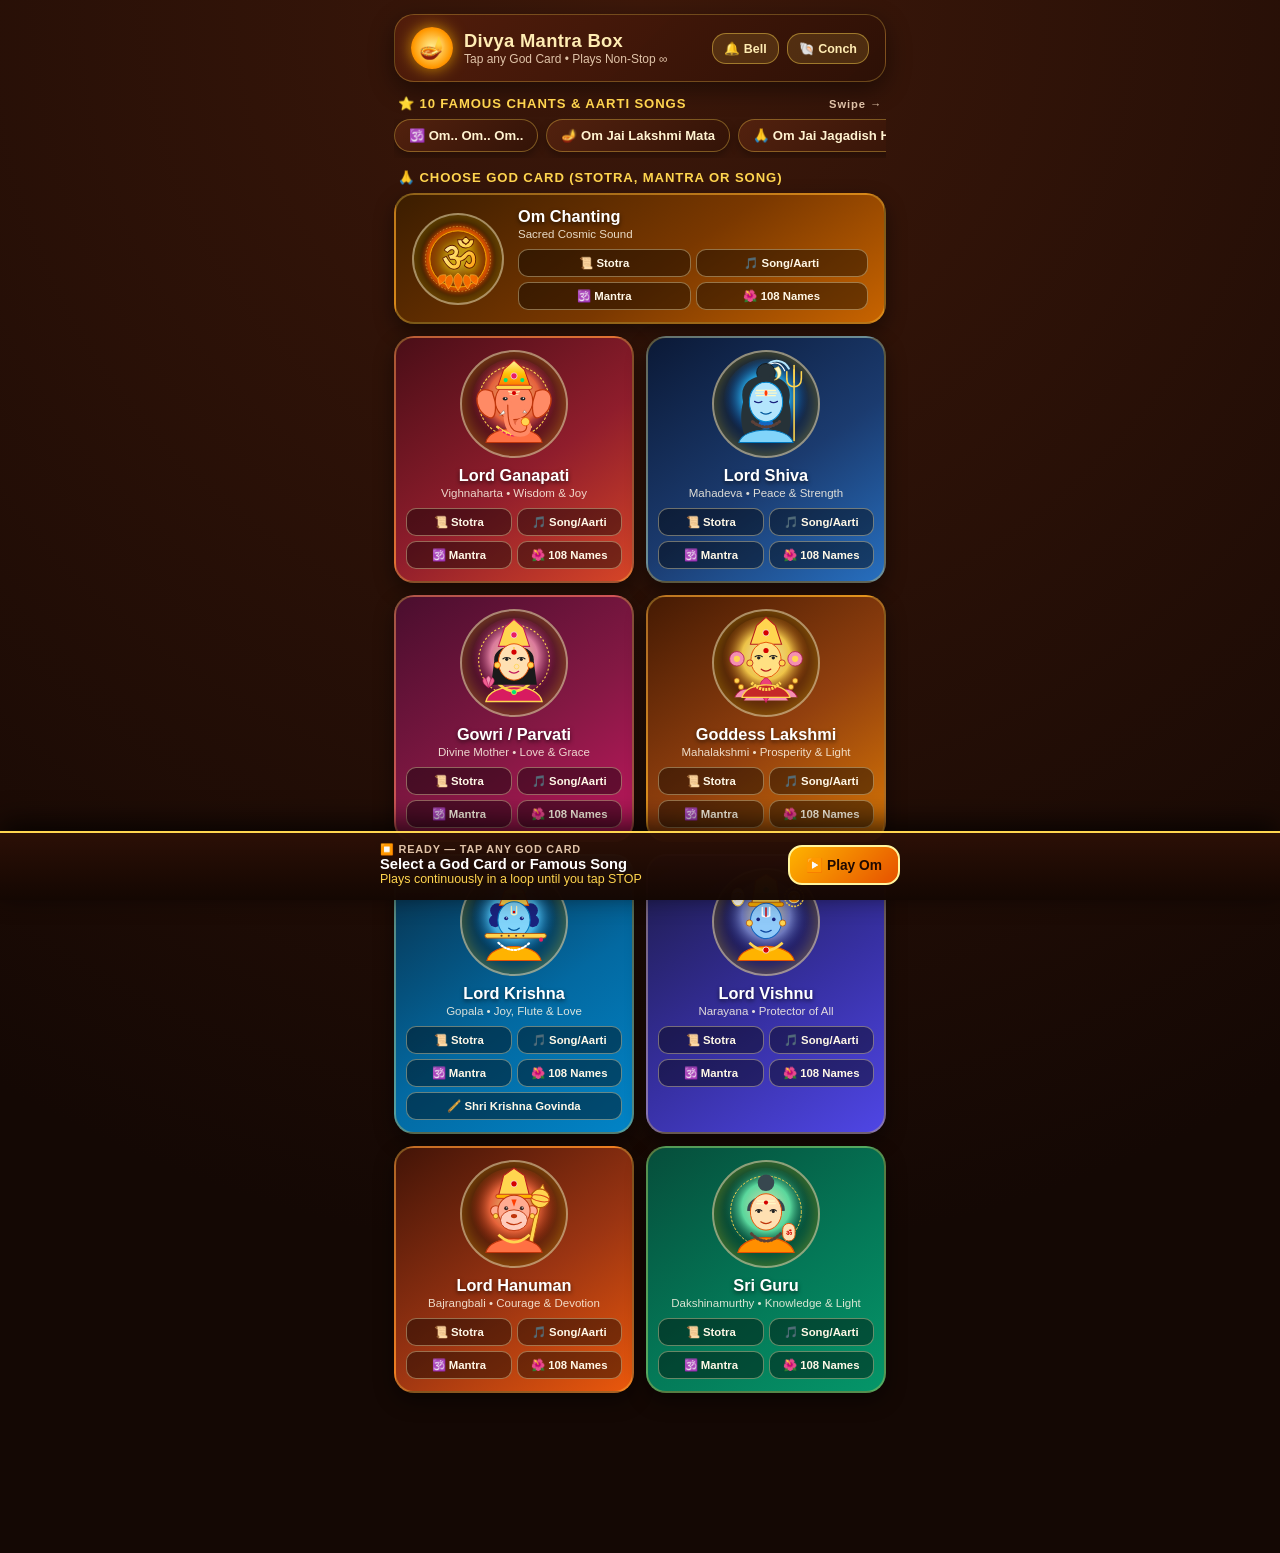
<file: index.html>
<!DOCTYPE html>
<html lang="en">
<head>
  <meta charset="UTF-8" />
  <meta name="viewport" content="width=device-width, initial-scale=1.0, maximum-scale=1.0, user-scalable=no" />
  <meta name="referrer" content="no-referrer" />
  <meta name="theme-color" content="#3d180a" />
  <meta name="apple-mobile-web-app-capable" content="yes" />
  <meta name="apple-mobile-web-app-status-bar-style" content="black-translucent" />
  <title>Divya Mantra Box • Kids & Family Chanting App</title>
  <link rel="manifest" href="manifest.json" />
  <link rel="stylesheet" href="styles.css" />
</head>
<body>
  <div class="phone-shell">
    <!-- Temple App Header -->
    <header class="app-header">
      <div class="brand-area">
        <div class="diya-icon" aria-hidden="true">🪔</div>
        <div class="brand-text">
          <h1>Divya Mantra Box</h1>
          <p>Tap any God Card • Plays Non-Stop ∞</p>
        </div>
      </div>
      <div class="temple-instruments">
        <button id="bellBtn" class="inst-btn" title="Ring Temple Bell">🔔 Bell</button>
        <button id="shankhaBtn" class="inst-btn" title="Blow Shankha">🐚 Conch</button>
      </div>
    </header>

    <!-- Active Singing & Read-Along Stage (Opens when any God Card / Song is clicked) -->
    <section id="chantStage" class="chant-stage" aria-live="polite">
      <div class="stage-top">
        <div id="stagePortrait" class="stage-portrait"></div>
        <div class="stage-meta">
          <div id="stageDeityTitle" class="stage-deity-title">Lord Ganapati</div>
          <div id="stageTrackName" class="stage-track-name">Vakratunda Mahakaya</div>
        </div>
        <div id="loopBadge" class="loop-badge">🔁 Loop #1 (∞)</div>
      </div>

      <!-- Switch between Mantra, 1-Para Stotra, Ashtottara, and Famous Song -->
      <div id="modeTabs" class="mode-tabs"></div>

      <!-- Synchronized Kid-Friendly Lyrics -->
      <div id="lyricsBox" class="lyrics-box"></div>

      <!-- Kid-Friendly Meaning -->
      <div id="meaningBanner" class="meaning-banner"></div>

      <!-- Sound & Tempo Controls -->
      <div class="sound-toggles">
        <button id="toggleVoice" class="toggle-chip on">🗣️ Voice: ON</button>
        <button id="toggleDrone" class="toggle-chip on">🪕 Tanpura: ON</button>
        <button id="toggleMelody" class="toggle-chip on">🎹 Harmonium: ON</button>
        <button id="toggleSpeed" class="toggle-chip on">🐢 Tempo: Normal</button>
      </div>
    </section>

    <!-- 1-Tap Famous Songs & Aartis Bar (<= 10 Famous Chants) -->
    <div class="section-label">
      <span>⭐ 10 Famous Chants & Aarti Songs</span>
      <span style="font-size:0.7rem;color:#e0c3a8;text-transform:none;">Swipe →</span>
    </div>
    <div id="quickPills" class="quick-pills"></div>

    <!-- Clickable God Picture Cards -->
    <div class="section-label">
      <span>🙏 Choose God Card (Stotra, Mantra or Song)</span>
    </div>
    <main id="deityGrid" class="deity-grid"></main>
  </div>

  <!-- Persistent Bottom Non-Stop Player Bar -->
  <footer class="bottom-player">
    <div class="bottom-player-inner">
      <div class="now-playing-info">
        <div id="npStatus" class="np-status stopped">⏹️ READY — TAP ANY GOD CARD</div>
        <div id="npTitle" class="np-title">Select a God Card or Famous Song</div>
        <div id="npLyricPreview" class="np-lyric-preview">Plays continuously in a loop until you tap STOP</div>
      </div>
      <div class="player-main-btns">
        <button id="mainPlayBtn" class="play-btn">▶️ Play Om</button>
        <button id="mainStopBtn" class="stop-btn" style="display:none;">⏹️ STOP</button>
      </div>
    </div>
  </footer>

  <script src="deities-data.js?v=5"></script>
  <script src="deity-illustrations.js?v=5"></script>
  <script src="audio-engine.js?v=5"></script>
  <script src="app.js?v=5"></script>
  <script>
    // Clear any stale Service Worker caches so updates take effect immediately
    if ('serviceWorker' in navigator) {
      navigator.serviceWorker.getRegistrations().then(regs => {
        regs.forEach(r => r.unregister());
      });
    }
    if ('caches' in window) {
      caches.keys().then(keys => keys.forEach(k => caches.delete(k)));
    }
  </script>
</body>
</html>
</file>
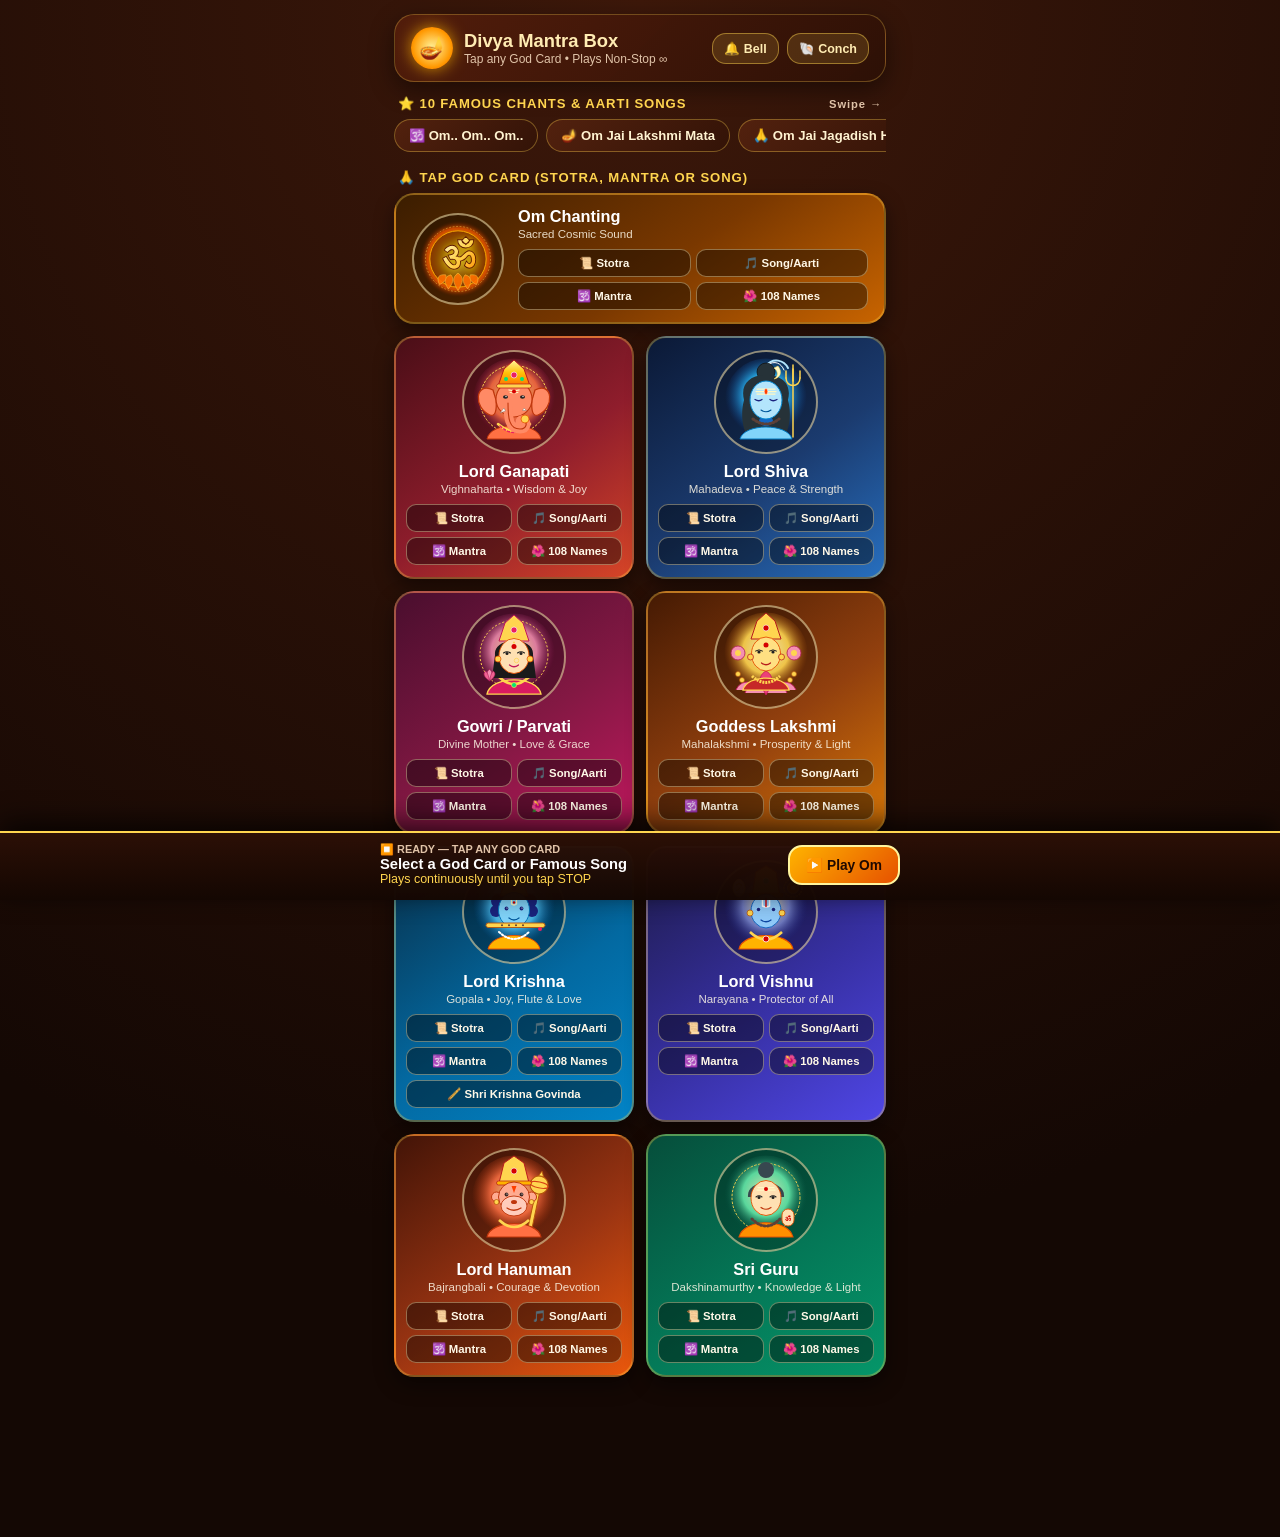
<file: DivyaMantraBox-Android.html>
<!DOCTYPE html>
<html lang="en">
<head>
  <meta charset="UTF-8" />
  <meta name="viewport" content="width=device-width, initial-scale=1.0, maximum-scale=1.0, user-scalable=no" />
  <meta name="theme-color" content="#3d180a" />
  <meta name="mobile-web-app-capable" content="yes" />
  <meta name="apple-mobile-web-app-capable" content="yes" />
  <title>Divya Mantra Box • Android Phone App</title>
  <style>
:root {
  --bg-deep: #140804;
  --bg-surface: #251008;
  --bg-card: #32160b;
  --gold: #ffd54f;
  --gold-bright: #ffecb3;
  --saffron: #ff7043;
  --text-main: #fff8e7;
  --text-muted: #e0c3a8;
  --border-gold: rgba(255, 213, 79, 0.28);
}
* { box-sizing: border-box; margin: 0; padding: 0; -webkit-tap-highlight-color: transparent; }
body {
  background: radial-gradient(circle at 50% 0%, #3d180a 0%, #140804 75%);
  color: var(--text-main);
  font-family: -apple-system, BlinkMacSystemFont, 'Segoe UI', Roboto, sans-serif;
  min-height: 100vh;
  padding-bottom: 130px;
  overflow-x: hidden;
  user-select: none;
}
.phone-shell { max-width: 520px; margin: 0 auto; padding: 14px 14px 30px; }
.app-header {
  display: flex; align-items: center; justify-content: space-between;
  background: linear-gradient(135deg, rgba(84, 30, 12, 0.92), rgba(45, 16, 6, 0.95));
  border: 1.5px solid var(--border-gold); border-radius: 20px;
  padding: 12px 16px; box-shadow: 0 8px 24px rgba(0, 0, 0, 0.45); margin-bottom: 14px;
}
.brand-area { display: flex; align-items: center; gap: 11px; }
.diya-icon {
  width: 42px; height: 42px; border-radius: 50%;
  background: radial-gradient(circle, #fff59d 0%, #ff9800 65%, #e65100 100%);
  display: flex; align-items: center; justify-content: center; font-size: 22px;
  box-shadow: 0 0 16px rgba(255, 183, 3, 0.75);
  animation: pulseGlow 2.4s infinite ease-in-out;
}
@keyframes pulseGlow {
  0%, 100% { transform: scale(1); box-shadow: 0 0 14px rgba(255, 183, 3, 0.7); }
  50% { transform: scale(1.06); box-shadow: 0 0 24px rgba(255, 215, 0, 0.95); }
}
.brand-text h1 { font-size: 1.15rem; font-weight: 800; color: var(--gold-bright); }
.brand-text p { font-size: 0.75rem; color: var(--text-muted); }
.temple-instruments { display: flex; gap: 8px; }
.inst-btn {
  background: rgba(255, 213, 79, 0.14); border: 1.5px solid rgba(255, 213, 79, 0.45);
  color: var(--gold-bright); border-radius: 14px; padding: 7px 11px;
  font-size: 0.78rem; font-weight: 700; cursor: pointer; display: flex; align-items: center; gap: 5px;
}
.inst-btn:active { transform: scale(0.92); background: rgba(255, 213, 79, 0.32); }
.section-label {
  display: flex; align-items: center; justify-content: space-between;
  font-size: 0.82rem; text-transform: uppercase; letter-spacing: 0.9px;
  color: var(--gold); font-weight: 700; margin: 12px 4px 8px;
}
.quick-pills { display: flex; gap: 8px; overflow-x: auto; padding-bottom: 6px; scrollbar-width: none; }
.quick-pills::-webkit-scrollbar { display: none; }
.quick-pill {
  flex: 0 0 auto; background: linear-gradient(135deg, #52210e, #331307);
  border: 1.5px solid rgba(255, 213, 79, 0.35); color: #fff3d1;
  border-radius: 999px; padding: 8px 14px; font-size: 0.82rem; font-weight: 700;
  cursor: pointer; display: flex; align-items: center; gap: 6px;
}
.quick-pill.active {
  background: linear-gradient(135deg, #ff8f00, #d84315);
  border-color: #fff59d; color: #fff; box-shadow: 0 0 15px rgba(255, 160, 0, 0.6);
}
.deity-grid { display: grid; grid-template-columns: repeat(2, 1fr); gap: 12px; margin-top: 6px; }
.deity-card {
  position: relative; border-radius: 20px; padding: 12px 10px;
  border: 2px solid rgba(255, 213, 79, 0.32); box-shadow: 0 8px 20px rgba(0, 0, 0, 0.45);
  display: flex; flex-direction: column; align-items: center; text-align: center;
  cursor: pointer; overflow: hidden;
}
.deity-card.playing { border-color: #fff59d; box-shadow: 0 0 22px rgba(255, 213, 79, 0.75); }
.deity-card.featured-om { grid-column: span 2; flex-direction: row; text-align: left; padding: 12px 16px; gap: 14px; }
.deity-card.featured-om .portrait-wrap { width: 92px; height: 92px; margin-bottom: 0; flex-shrink: 0; }
.deity-card.featured-om .card-content { flex: 1; }
.playing-indicator {
  position: absolute; top: 8px; right: 8px; background: rgba(0, 0, 0, 0.65);
  border: 1px solid var(--gold); color: var(--gold-bright); font-size: 0.68rem;
  font-weight: 800; padding: 3px 8px; border-radius: 99px; display: none;
}
.deity-card.playing .playing-indicator { display: inline-flex; }
.portrait-wrap {
  width: 104px; height: 104px; border-radius: 50%; background: rgba(0, 0, 0, 0.28);
  border: 2px solid rgba(255, 236, 179, 0.55); display: flex; align-items: center;
  justify-content: center; margin-bottom: 8px; overflow: hidden;
}
.deity-svg { width: 100%; height: 100%; }
.deity-name { font-size: 1.02rem; font-weight: 800; color: #fff; margin-bottom: 2px; }
.deity-sub { font-size: 0.72rem; color: rgba(255, 248, 231, 0.85); margin-bottom: 9px; }
.card-actions { display: grid; grid-template-columns: repeat(2, 1fr); gap: 5px; width: 100%; }
.card-btn {
  background: rgba(0, 0, 0, 0.42); border: 1px solid rgba(255, 236, 179, 0.4);
  color: #fff8e7; font-size: 0.71rem; font-weight: 700; padding: 6px 4px;
  border-radius: 10px; cursor: pointer; white-space: nowrap; overflow: hidden; text-overflow: ellipsis;
}
.card-btn.active-track { background: var(--gold); color: #2b0f04; border-color: #fff; font-weight: 800; }
.chant-stage {
  background: linear-gradient(160deg, #2d1206 0%, #170803 100%);
  border: 2px solid var(--gold); border-radius: 24px; padding: 16px;
  margin-bottom: 16px; box-shadow: 0 12px 32px rgba(0, 0, 0, 0.65); display: none;
}
.chant-stage.visible { display: block; }
.stage-top { display: flex; align-items: center; gap: 12px; margin-bottom: 12px; }
.stage-portrait { width: 64px; height: 64px; border-radius: 50%; border: 2px solid var(--gold); flex-shrink: 0; overflow: hidden; }
.stage-meta { flex: 1; }
.stage-deity-title { font-size: 1.1rem; font-weight: 800; color: var(--gold-bright); }
.stage-track-name { font-size: 0.86rem; color: #ffd180; font-weight: 600; }
.loop-badge {
  background: rgba(255, 213, 79, 0.16); border: 1px solid var(--gold);
  color: var(--gold-bright); padding: 5px 10px; border-radius: 12px; font-size: 0.76rem; font-weight: 800;
}
.mode-tabs { display: flex; gap: 6px; margin-bottom: 12px; flex-wrap: wrap; }
.mode-tab {
  flex: 1 1 calc(25% - 6px); min-width: 72px; background: rgba(255, 255, 255, 0.07);
  border: 1.5px solid rgba(255, 213, 79, 0.3); color: var(--text-muted);
  padding: 8px 6px; border-radius: 12px; font-size: 0.75rem; font-weight: 700; text-align: center; cursor: pointer;
}
.mode-tab.active { background: linear-gradient(135deg, #ffb300, #f57c00); color: #1f0a02; border-color: #fff8e1; font-weight: 800; }
.lyrics-box {
  background: rgba(0, 0, 0, 0.42); border: 1.5px solid rgba(255, 213, 79, 0.28);
  border-radius: 18px; padding: 14px 12px; margin-bottom: 12px; max-height: 260px; overflow-y: auto;
}
.lyric-line { padding: 9px 10px; border-radius: 12px; margin-bottom: 6px; opacity: 0.62; cursor: pointer; }
.lyric-line.current {
  opacity: 1; background: linear-gradient(90deg, rgba(255, 193, 7, 0.25), rgba(255, 112, 67, 0.18));
  border-left: 4px solid var(--gold);
}
.lyric-sanskrit { font-size: 1.05rem; font-weight: 700; color: var(--gold-bright); margin-bottom: 3px; }
.lyric-english { font-size: 1.0rem; font-weight: 800; color: #fff; }
.meaning-banner {
  background: rgba(255, 213, 79, 0.1); border-radius: 12px; padding: 9px 12px;
  font-size: 0.8rem; color: #ffe0b2; line-height: 1.4; margin-bottom: 12px;
}
.sound-toggles { display: flex; gap: 6px; flex-wrap: wrap; }
.toggle-chip {
  flex: 1; background: rgba(255, 255, 255, 0.08); border: 1px solid rgba(255, 213, 79, 0.35);
  color: var(--text-muted); border-radius: 10px; padding: 7px 6px; font-size: 0.72rem; font-weight: 700; cursor: pointer;
}
.toggle-chip.on { background: rgba(76, 175, 80, 0.25); border-color: #81c784; color: #e8f5e9; }
.bottom-player {
  position: fixed; bottom: 0; left: 0; right: 0; z-index: 100;
  background: linear-gradient(180deg, rgba(45, 16, 6, 0.97) 0%, rgba(20, 7, 2, 0.99) 100%);
  border-top: 2px solid var(--gold); box-shadow: 0 -8px 28px rgba(0, 0, 0, 0.75); padding: 10px 14px 14px;
}
.bottom-player-inner { max-width: 520px; margin: 0 auto; display: flex; align-items: center; justify-content: space-between; gap: 10px; }
.now-playing-info { flex: 1; min-width: 0; }
.np-status { font-size: 0.68rem; font-weight: 800; text-transform: uppercase; color: #81c784; }
.np-status.stopped { color: var(--text-muted); }
.np-title { font-size: 0.92rem; font-weight: 800; color: #fff; white-space: nowrap; overflow: hidden; text-overflow: ellipsis; }
.np-lyric-preview { font-size: 0.78rem; color: var(--gold); white-space: nowrap; overflow: hidden; text-overflow: ellipsis; }
.stop-btn {
  background: linear-gradient(135deg, #e53935, #b71c1c); border: 2px solid #ffcdd2;
  color: #fff; font-size: 0.86rem; font-weight: 800; padding: 10px 16px; border-radius: 14px; cursor: pointer;
}
.play-btn {
  background: linear-gradient(135deg, #ffb300, #e65100); border: 2px solid #fff59d;
  color: #1f0900; font-size: 0.86rem; font-weight: 800; padding: 10px 16px; border-radius: 14px; cursor: pointer;
}
  </style>
</head>
<body>
  <div class="phone-shell">
    <header class="app-header">
      <div class="brand-area">
        <div class="diya-icon">🪔</div>
        <div class="brand-text">
          <h1>Divya Mantra Box</h1>
          <p>Tap any God Card • Plays Non-Stop ∞</p>
        </div>
      </div>
      <div class="temple-instruments">
        <button id="bellBtn" class="inst-btn">🔔 Bell</button>
        <button id="shankhaBtn" class="inst-btn">🐚 Conch</button>
      </div>
    </header>

    <section id="chantStage" class="chant-stage">
      <div class="stage-top">
        <div id="stagePortrait" class="stage-portrait"></div>
        <div class="stage-meta">
          <div id="stageDeityTitle" class="stage-deity-title"></div>
          <div id="stageTrackName" class="stage-track-name"></div>
        </div>
        <div id="loopBadge" class="loop-badge">🔁 Loop #1 (∞)</div>
      </div>
      <div id="modeTabs" class="mode-tabs"></div>
      <div id="lyricsBox" class="lyrics-box"></div>
      <div id="meaningBanner" class="meaning-banner"></div>
      <div class="sound-toggles">
        <button id="toggleVoice" class="toggle-chip on">🗣️ Voice: ON</button>
        <button id="toggleDrone" class="toggle-chip on">🪕 Tanpura: ON</button>
        <button id="toggleMelody" class="toggle-chip on">🎹 Melody: ON</button>
        <button id="toggleSpeed" class="toggle-chip on">🐢 Tempo: Normal</button>
      </div>
    </section>

    <div class="section-label">
      <span>⭐ 10 Famous Chants & Aarti Songs</span>
      <span style="font-size:0.7rem;color:#e0c3a8;text-transform:none;">Swipe →</span>
    </div>
    <div id="quickPills" class="quick-pills"></div>

    <div class="section-label">
      <span>🙏 Tap God Card (Stotra, Mantra or Song)</span>
    </div>
    <main id="deityGrid" class="deity-grid"></main>
  </div>

  <footer class="bottom-player">
    <div class="bottom-player-inner">
      <div class="now-playing-info">
        <div id="npStatus" class="np-status stopped">⏹️ READY — TAP ANY GOD CARD</div>
        <div id="npTitle" class="np-title">Select a God Card or Famous Song</div>
        <div id="npLyricPreview" class="np-lyric-preview">Plays continuously until you tap STOP</div>
      </div>
      <div class="player-main-btns">
        <button id="mainPlayBtn" class="play-btn">▶️ Play Om</button>
        <button id="mainStopBtn" class="stop-btn" style="display:none;">⏹️ STOP</button>
      </div>
    </div>
  </footer>

  <script src="deities-data.js"></script>
  <script src="deity-illustrations.js"></script>
  <script src="audio-engine.js"></script>
  <script src="app.js"></script>
</body>
</html>
</file>
<file: styles.css>
:root {
  --bg-deep: #140804;
  --bg-surface: #251008;
  --bg-card: #32160b;
  --gold: #ffd54f;
  --gold-bright: #ffecb3;
  --saffron: #ff7043;
  --text-main: #fff8e7;
  --text-muted: #e0c3a8;
  --border-gold: rgba(255, 213, 79, 0.28);
}

* {
  box-sizing: border-box;
  margin: 0;
  padding: 0;
  -webkit-tap-highlight-color: transparent;
}

body {
  background: radial-gradient(circle at 50% 0%, #3d180a 0%, #140804 75%);
  color: var(--text-main);
  font-family: -apple-system, BlinkMacSystemFont, 'Segoe UI', Roboto, Oxygen, Ubuntu, sans-serif;
  min-height: 100vh;
  padding-bottom: 130px;
  overflow-x: hidden;
  user-select: none;
}

/* Phone App Container */
.phone-shell {
  max-width: 520px;
  margin: 0 auto;
  padding: 14px 14px 30px;
}

/* Top Temple Header */
.app-header {
  display: flex;
  align-items: center;
  justify-content: space-between;
  background: linear-gradient(135deg, rgba(84, 30, 12, 0.92), rgba(45, 16, 6, 0.95));
  border: 1.5px solid var(--border-gold);
  border-radius: 20px;
  padding: 12px 16px;
  box-shadow: 0 8px 24px rgba(0, 0, 0, 0.45);
  margin-bottom: 14px;
}

.brand-area {
  display: flex;
  align-items: center;
  gap: 11px;
}

.diya-icon {
  width: 42px;
  height: 42px;
  border-radius: 50%;
  background: radial-gradient(circle, #fff59d 0%, #ff9800 65%, #e65100 100%);
  display: flex;
  align-items: center;
  justify-content: center;
  font-size: 22px;
  box-shadow: 0 0 16px rgba(255, 183, 3, 0.75);
  animation: pulseGlow 2.4s infinite ease-in-out;
}

@keyframes pulseGlow {
  0%, 100% { transform: scale(1); box-shadow: 0 0 14px rgba(255, 183, 3, 0.7); }
  50% { transform: scale(1.06); box-shadow: 0 0 24px rgba(255, 215, 0, 0.95); }
}

.brand-text h1 {
  font-size: 1.15rem;
  font-weight: 800;
  color: var(--gold-bright);
  letter-spacing: 0.3px;
}

.brand-text p {
  font-size: 0.75rem;
  color: var(--text-muted);
}

.temple-instruments {
  display: flex;
  gap: 8px;
}

.inst-btn {
  background: rgba(255, 213, 79, 0.14);
  border: 1.5px solid rgba(255, 213, 79, 0.45);
  color: var(--gold-bright);
  border-radius: 14px;
  padding: 7px 11px;
  font-size: 0.78rem;
  font-weight: 700;
  cursor: pointer;
  display: flex;
  align-items: center;
  gap: 5px;
  transition: transform 0.12s, background 0.2s;
}

.inst-btn:active {
  transform: scale(0.92);
  background: rgba(255, 213, 79, 0.32);
}

/* Quick Famous Chants Pill Bar */
.section-label {
  display: flex;
  align-items: center;
  justify-content: space-between;
  font-size: 0.82rem;
  text-transform: uppercase;
  letter-spacing: 0.9px;
  color: var(--gold);
  font-weight: 700;
  margin: 12px 4px 8px;
}

.quick-pills {
  display: flex;
  gap: 8px;
  overflow-x: auto;
  padding-bottom: 6px;
  scrollbar-width: none;
}
.quick-pills::-webkit-scrollbar { display: none; }

.quick-pill {
  flex: 0 0 auto;
  background: linear-gradient(135deg, #52210e, #331307);
  border: 1.5px solid rgba(255, 213, 79, 0.35);
  color: #fff3d1;
  border-radius: 999px;
  padding: 8px 14px;
  font-size: 0.82rem;
  font-weight: 700;
  cursor: pointer;
  display: flex;
  align-items: center;
  gap: 6px;
  box-shadow: 0 4px 10px rgba(0,0,0,0.3);
  transition: all 0.18s;
}

.quick-pill.active {
  background: linear-gradient(135deg, #ff8f00, #d84315);
  border-color: #fff59d;
  color: #fff;
  box-shadow: 0 0 15px rgba(255, 160, 0, 0.6);
}

/* God Picture Cards Grid (2 Columns on Phone) */
.deity-grid {
  display: grid;
  grid-template-columns: repeat(2, 1fr);
  gap: 12px;
  margin-top: 6px;
}

.deity-card {
  position: relative;
  border-radius: 20px;
  padding: 12px 10px 12px;
  border: 2px solid rgba(255, 213, 79, 0.32);
  box-shadow: 0 8px 20px rgba(0, 0, 0, 0.45);
  display: flex;
  flex-direction: column;
  align-items: center;
  text-align: center;
  cursor: pointer;
  overflow: hidden;
  transition: transform 0.16s ease, border-color 0.2s ease, box-shadow 0.2s ease;
}

.deity-card:hover {
  transform: translateY(-2px);
  border-color: var(--gold);
}

.deity-card.playing {
  border-color: #fff59d;
  box-shadow: 0 0 22px rgba(255, 213, 79, 0.75);
}

/* Make Om Card span full width or stand out nicely */
.deity-card.featured-om {
  grid-column: span 2;
  flex-direction: row;
  text-align: left;
  padding: 12px 16px;
  gap: 14px;
}

.deity-card.featured-om .portrait-wrap {
  width: 92px;
  height: 92px;
  margin-bottom: 0;
  flex-shrink: 0;
}

.deity-card.featured-om .card-content {
  flex: 1;
}

.playing-indicator {
  position: absolute;
  top: 8px;
  right: 8px;
  background: rgba(0, 0, 0, 0.65);
  border: 1px solid var(--gold);
  color: var(--gold-bright);
  font-size: 0.68rem;
  font-weight: 800;
  padding: 3px 8px;
  border-radius: 99px;
  display: none;
  align-items: center;
  gap: 4px;
}

.deity-card.playing .playing-indicator {
  display: inline-flex;
}

.portrait-wrap {
  width: 108px;
  height: 108px;
  border-radius: 50%;
  background: rgba(0, 0, 0, 0.28);
  border: 2px solid rgba(255, 236, 179, 0.55);
  display: flex;
  align-items: center;
  justify-content: center;
  margin-bottom: 8px;
  overflow: hidden;
  box-shadow: inset 0 0 18px rgba(255, 215, 0, 0.35);
}

.deity-svg {
  width: 100%;
  height: 100%;
}

.deity-name {
  font-size: 1.02rem;
  font-weight: 800;
  color: #ffffff;
  margin-bottom: 2px;
  text-shadow: 0 2px 4px rgba(0,0,0,0.6);
}

.deity-sub {
  font-size: 0.72rem;
  color: rgba(255, 248, 231, 0.85);
  margin-bottom: 9px;
}

/* Direct Quick-Play Buttons on Each God Card */
.card-actions {
  display: grid;
  grid-template-columns: repeat(2, 1fr);
  gap: 5px;
  width: 100%;
}

.card-btn {
  background: rgba(0, 0, 0, 0.42);
  border: 1px solid rgba(255, 236, 179, 0.4);
  color: #fff8e7;
  font-size: 0.71rem;
  font-weight: 700;
  padding: 6px 4px;
  border-radius: 10px;
  cursor: pointer;
  transition: background 0.15s, transform 0.1s;
  white-space: nowrap;
  overflow: hidden;
  text-overflow: ellipsis;
}

.card-btn:active {
  transform: scale(0.95);
}

.card-btn.active-track {
  background: var(--gold);
  color: #2b0f04;
  border-color: #fff;
  font-weight: 800;
}

/* Active Singing / Karaoke Stage Modal / Drawer */
.chant-stage {
  background: linear-gradient(160deg, #2d1206 0%, #170803 100%);
  border: 2px solid var(--gold);
  border-radius: 24px;
  padding: 16px;
  margin-bottom: 16px;
  box-shadow: 0 12px 32px rgba(0, 0, 0, 0.65);
  display: none;
}

.chant-stage.visible {
  display: block;
  animation: fadeInStage 0.25s ease-out;
}

@keyframes fadeInStage {
  from { opacity: 0; transform: translateY(-6px); }
  to { opacity: 1; transform: translateY(0); }
}

.stage-top {
  display: flex;
  align-items: center;
  gap: 12px;
  margin-bottom: 12px;
}

.stage-portrait {
  width: 66px;
  height: 66px;
  border-radius: 50%;
  border: 2px solid var(--gold);
  flex-shrink: 0;
  overflow: hidden;
  background: rgba(0,0,0,0.35);
}

.stage-meta {
  flex: 1;
}

.stage-deity-title {
  font-size: 1.1rem;
  font-weight: 800;
  color: var(--gold-bright);
}

.stage-track-name {
  font-size: 0.86rem;
  color: #ffd180;
  font-weight: 600;
}

.loop-badge {
  background: rgba(255, 213, 79, 0.16);
  border: 1px solid var(--gold);
  color: var(--gold-bright);
  padding: 5px 10px;
  border-radius: 12px;
  font-size: 0.76rem;
  font-weight: 800;
  text-align: center;
}

/* Mode Tabs inside Stage (Mantra | 1-Para Stotra | Ashtottara | Song/Aarti) */
.mode-tabs {
  display: flex;
  gap: 6px;
  margin-bottom: 12px;
  flex-wrap: wrap;
}

.mode-tab {
  flex: 1 1 calc(25% - 6px);
  min-width: 74px;
  background: rgba(255, 255, 255, 0.07);
  border: 1.5px solid rgba(255, 213, 79, 0.3);
  color: var(--text-muted);
  padding: 8px 6px;
  border-radius: 12px;
  font-size: 0.76rem;
  font-weight: 700;
  text-align: center;
  cursor: pointer;
}

.mode-tab.active {
  background: linear-gradient(135deg, #ffb300, #f57c00);
  color: #1f0a02;
  border-color: #fff8e1;
  font-weight: 800;
}

/* Kid-Friendly Karaoke Lyrics Box */
.lyrics-box {
  background: rgba(0, 0, 0, 0.42);
  border: 1.5px solid rgba(255, 213, 79, 0.28);
  border-radius: 18px;
  padding: 14px 12px;
  margin-bottom: 12px;
  max-height: 270px;
  overflow-y: auto;
}

.lyric-line {
  padding: 9px 10px;
  border-radius: 12px;
  margin-bottom: 6px;
  transition: all 0.22s ease;
  opacity: 0.62;
  cursor: pointer;
}

.lyric-line.current {
  opacity: 1;
  background: linear-gradient(90deg, rgba(255, 193, 7, 0.25), rgba(255, 112, 67, 0.18));
  border-left: 4px solid var(--gold);
  transform: scale(1.01);
}

.lyric-sanskrit {
  font-size: 1.05rem;
  font-weight: 700;
  color: var(--gold-bright);
  margin-bottom: 3px;
  line-height: 1.4;
}

.lyric-english {
  font-size: 1.02rem;
  font-weight: 800;
  color: #ffffff;
  line-height: 1.35;
}

.meaning-banner {
  background: rgba(255, 213, 79, 0.1);
  border-radius: 12px;
  padding: 9px 12px;
  font-size: 0.8rem;
  color: #ffe0b2;
  line-height: 1.4;
  margin-bottom: 12px;
}

/* Sound Controls Row (Voice, Shruti Drone, Speed) */
.sound-toggles {
  display: flex;
  gap: 6px;
  flex-wrap: wrap;
  align-items: center;
  justify-content: space-between;
}

.toggle-chip {
  flex: 1;
  background: rgba(255, 255, 255, 0.08);
  border: 1px solid rgba(255, 213, 79, 0.35);
  color: var(--text-muted);
  border-radius: 10px;
  padding: 7px 8px;
  font-size: 0.74rem;
  font-weight: 700;
  cursor: pointer;
  text-align: center;
}

.toggle-chip.on {
  background: rgba(76, 175, 80, 0.25);
  border-color: #81c784;
  color: #e8f5e9;
}

/* Persistent Bottom Non-Stop Chanting Player Bar */
.bottom-player {
  position: fixed;
  bottom: 0;
  left: 0;
  right: 0;
  z-index: 100;
  background: linear-gradient(180deg, rgba(45, 16, 6, 0.97) 0%, rgba(20, 7, 2, 0.99) 100%);
  border-top: 2px solid var(--gold);
  box-shadow: 0 -8px 28px rgba(0, 0, 0, 0.75);
  padding: 10px 14px 14px;
}

.bottom-player-inner {
  max-width: 520px;
  margin: 0 auto;
  display: flex;
  align-items: center;
  justify-content: space-between;
  gap: 10px;
}

.now-playing-info {
  flex: 1;
  min-width: 0;
}

.np-status {
  font-size: 0.68rem;
  font-weight: 800;
  text-transform: uppercase;
  letter-spacing: 0.8px;
  color: #81c784;
  display: flex;
  align-items: center;
  gap: 5px;
}

.np-status.stopped {
  color: var(--text-muted);
}

.np-title {
  font-size: 0.92rem;
  font-weight: 800;
  color: #fff;
  white-space: nowrap;
  overflow: hidden;
  text-overflow: ellipsis;
}

.np-lyric-preview {
  font-size: 0.78rem;
  color: var(--gold);
  white-space: nowrap;
  overflow: hidden;
  text-overflow: ellipsis;
}

.player-main-btns {
  display: flex;
  align-items: center;
  gap: 8px;
}

.stop-btn {
  background: linear-gradient(135deg, #e53935, #b71c1c);
  border: 2px solid #ffcdd2;
  color: #fff;
  font-size: 0.86rem;
  font-weight: 800;
  padding: 10px 16px;
  border-radius: 14px;
  cursor: pointer;
  display: flex;
  align-items: center;
  gap: 6px;
  box-shadow: 0 4px 14px rgba(229, 57, 53, 0.5);
}

.stop-btn:active {
  transform: scale(0.95);
}

.play-btn {
  background: linear-gradient(135deg, #ffb300, #e65100);
  border: 2px solid #fff59d;
  color: #1f0900;
  font-size: 0.86rem;
  font-weight: 800;
  padding: 10px 16px;
  border-radius: 14px;
  cursor: pointer;
  display: flex;
  align-items: center;
  gap: 6px;
}
</file>
